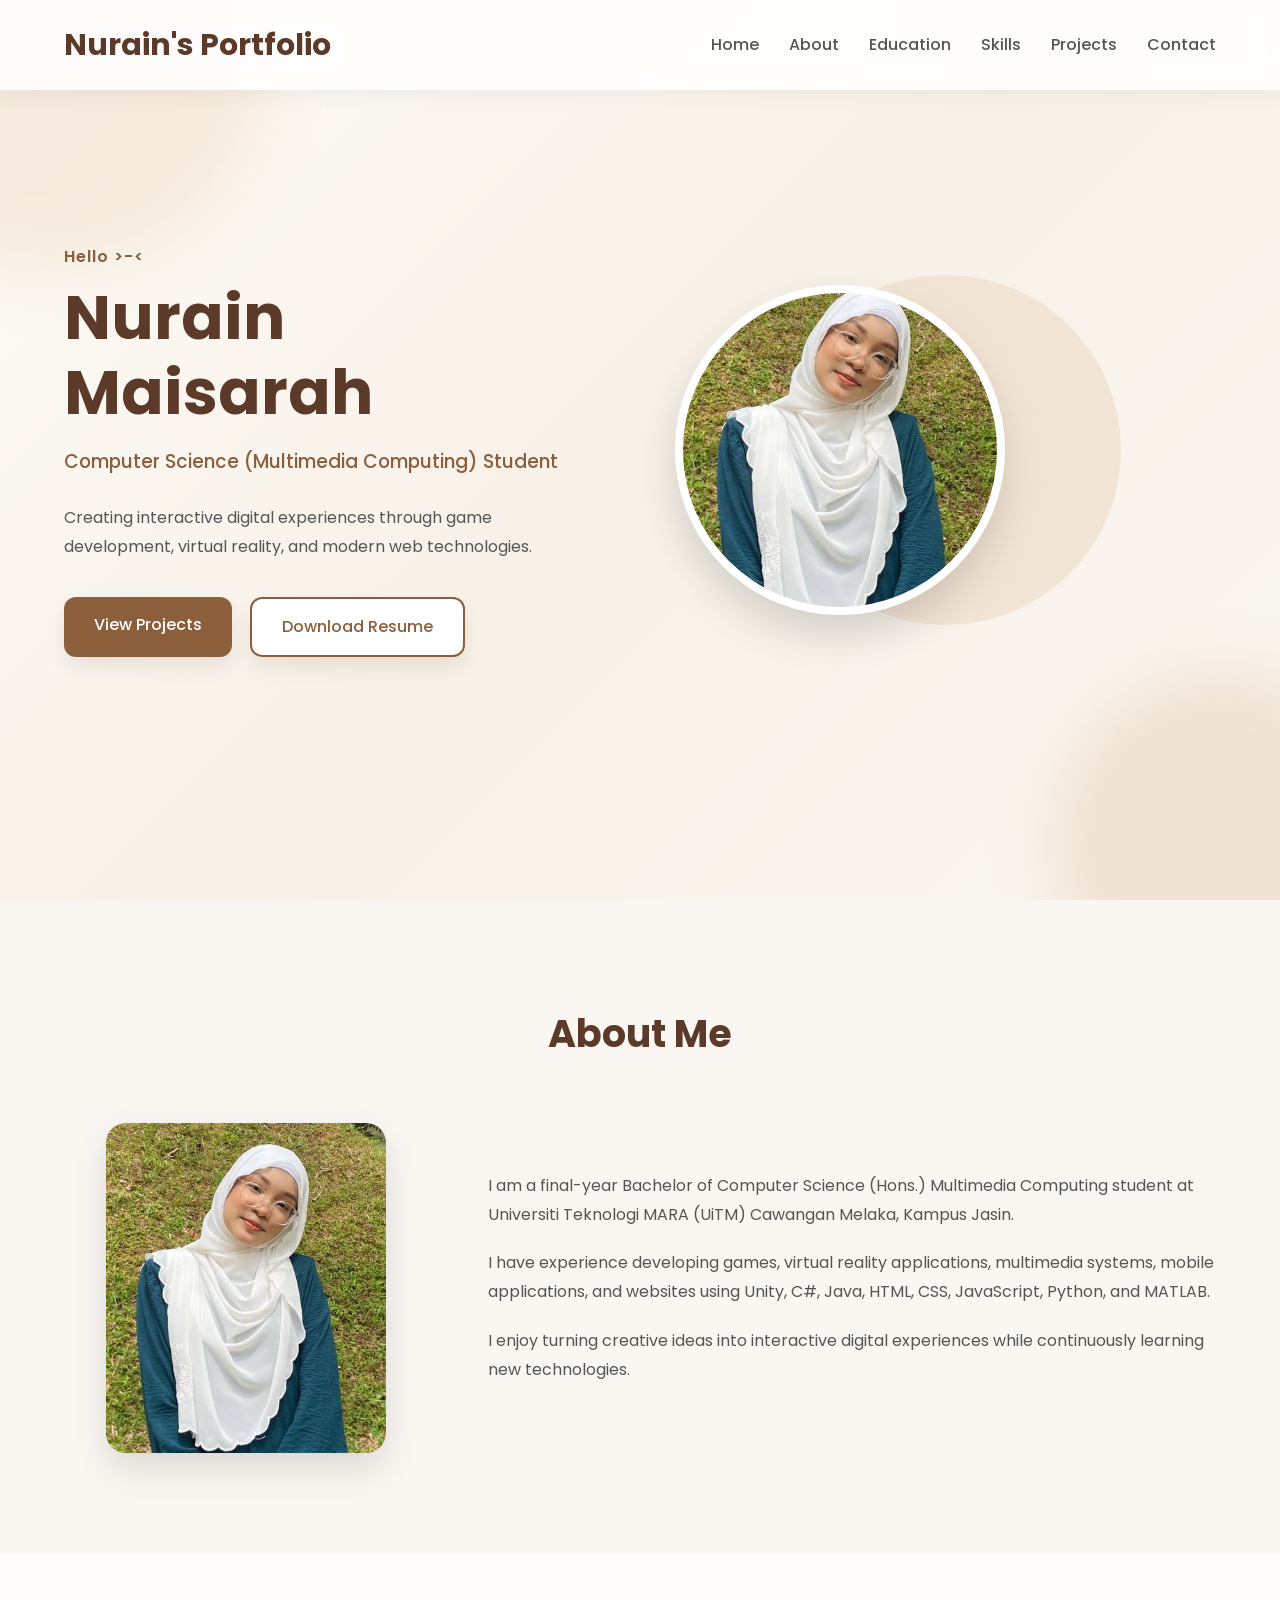
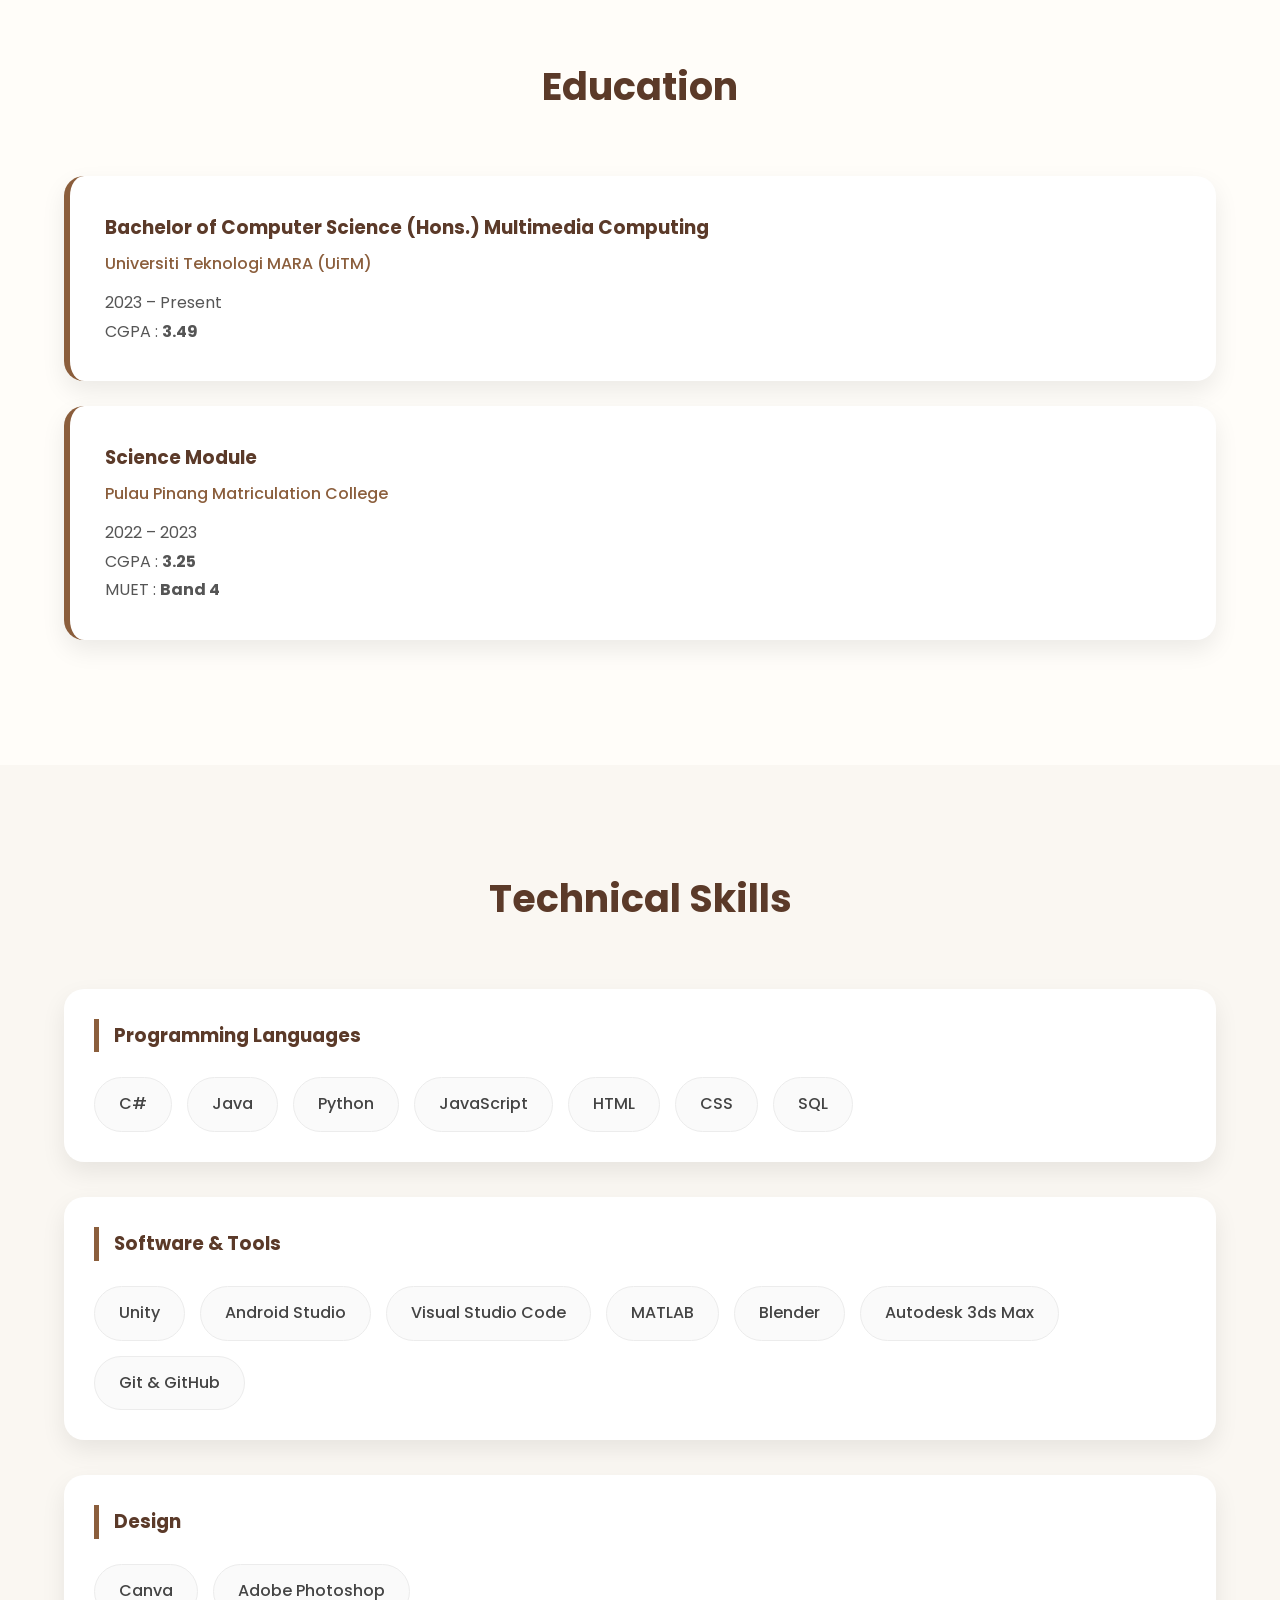
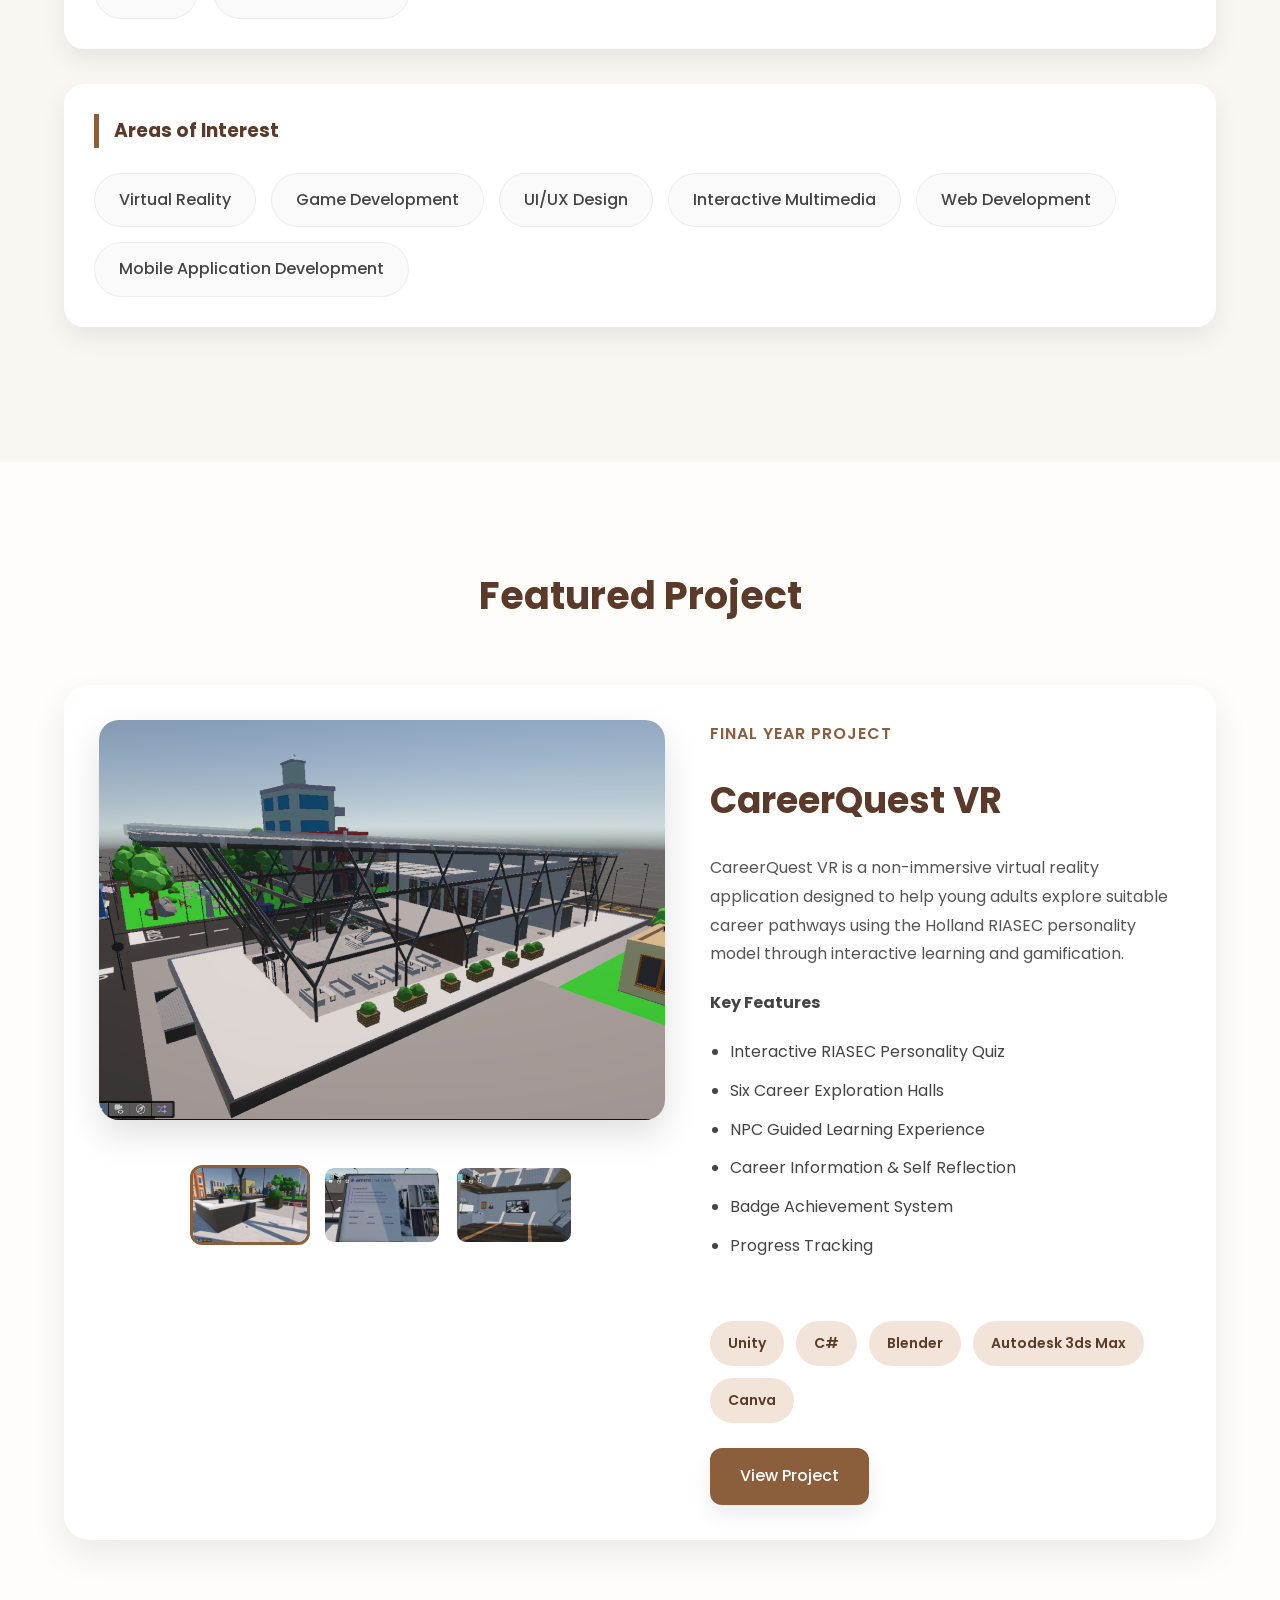
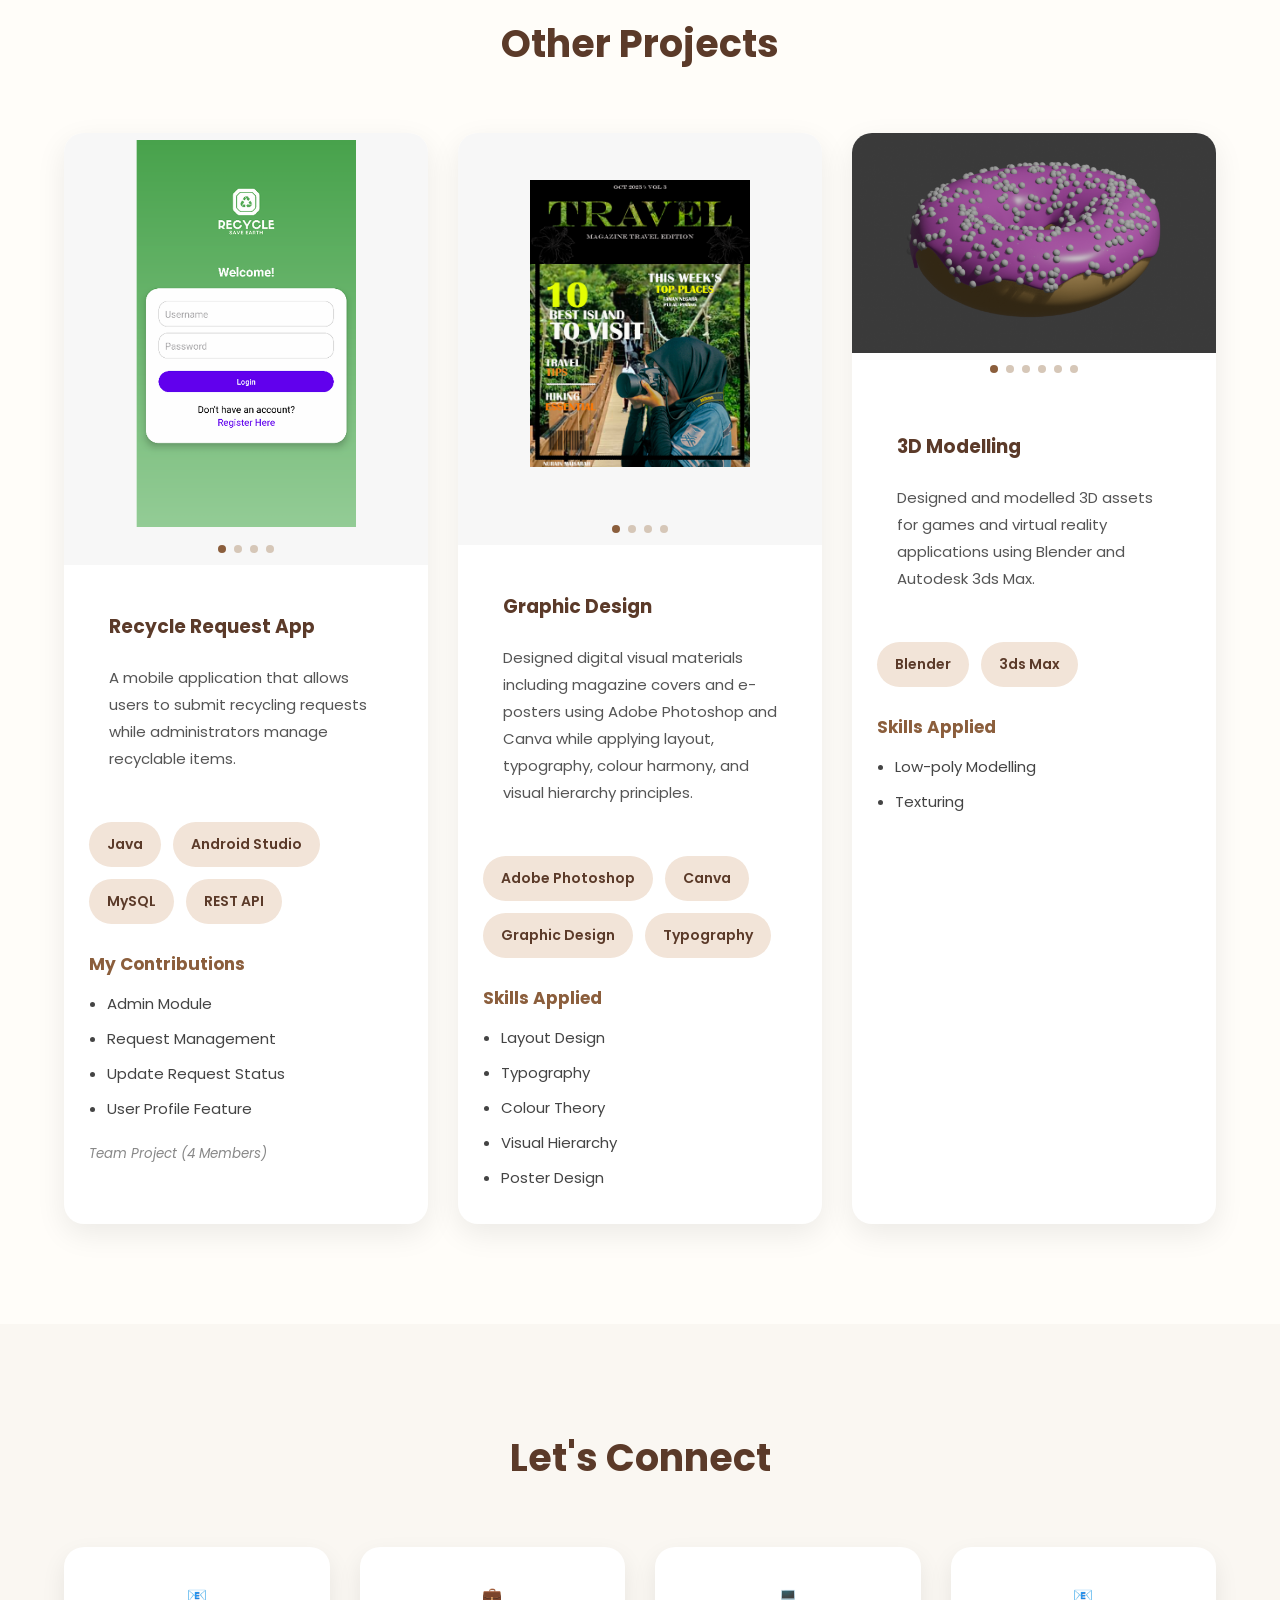
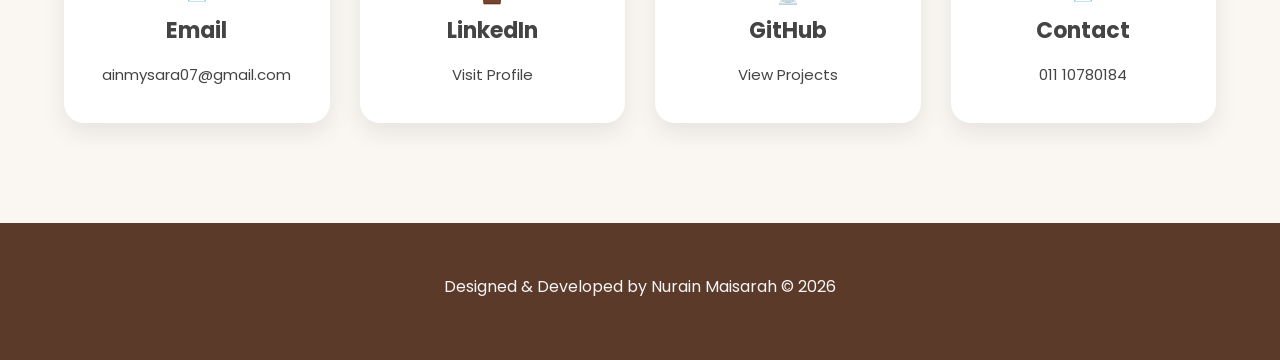
<file: index.html>
<!DOCTYPE html>
<html lang="en">

<head>

    <meta charset="UTF-8">

    <meta name="viewport"
          content="width=device-width, initial-scale=1.0">

    <title>Nurain Maisarah | Portfolio</title>

    <link rel="stylesheet" href="style.css">

</head>

<body>

<!-- ================= NAVIGATION ================= -->

<header>

    <div class="container">

        <nav>

            <h2 class="logo">Nurain's Portfolio</h2>

            <ul>

                <li><a href="#home">Home</a></li>

                <li><a href="#about">About</a></li>

                <li><a href="#education">Education</a></li>

                <li><a href="#skills">Skills</a></li>

                <li><a href="#projects">Projects</a></li>

                <li><a href="#contact">Contact</a></li>

            </ul>

        </nav>

    </div>

</header>

<!-- ================= HOME ================= -->

<section id="home" class="hero">

<div class="container hero-container">

<div class="hero-text">

<p class="greeting">

Hello >-<

</p>

<h1>

Nurain Maisarah

</h1>

<h3>

Computer Science (Multimedia Computing) Student

</h3>

<p class="intro">

Creating interactive digital experiences through
game development, virtual reality,
and modern web technologies.

</p>

<div class="hero-buttons">

<a href="#projects" class="btn">

View Projects

</a>

<a href="resume\Resume Nurain Maisarah Binti Kamarul Sham .pdf"

class="btn secondary"

target="_blank">

Download Resume

</a>

</div>

</div>

<div class="hero-image">

<img src="images/profile.jpg"
alt="Nurain">

</div>

</div>

</section>

<!-- ================= ABOUT ================= -->

<section id="about">

<div class="container">

<h2>

About Me

</h2>

<div class="about-container">

<div class="about-image">

<img src="images/profile.jpg">

</div>

<div class="about-text">

<p>

I am a final-year Bachelor of Computer Science (Hons.) Multimedia Computing student at Universiti Teknologi MARA (UiTM) Cawangan Melaka, Kampus Jasin.

</p>

<p>

I have experience developing games, virtual reality applications, multimedia systems, mobile applications, and websites using Unity, C#, Java, HTML, CSS, JavaScript, Python, and MATLAB.

</p>

<p>

I enjoy turning creative ideas into interactive digital experiences while continuously learning new technologies.

</p>

</div>

</div>

</div>

</section>

<!-- ================= EDUCATION ================= -->

<section id="education">

<div class="container">

<h2>

Education

</h2>

<div class="education-card">

<h3>

Bachelor of Computer Science (Hons.) Multimedia Computing

</h3>

<h4>

Universiti Teknologi MARA (UiTM)

</h4>

<p>

2023 – Present

</p>

<p>

CGPA : <strong>3.49</strong>

</p>

</div>

<div class="education-card">

<h3>

Science Module

</h3>

<h4>

Pulau Pinang Matriculation College

</h4>

<p>

2022 – 2023

</p>

<p>

CGPA : <strong>3.25</strong>

</p>

<p>

MUET : <strong>Band 4</strong>

</p>

</div>

</div>

</section>

<!-- ================= SKILLS ================= -->

<section id="skills">

    <div class="container">

        <h2>Technical Skills</h2>

        <!-- Programming Languages -->

        <div class="skill-category">

            <h3>Programming Languages</h3>

            <div class="skills">

                <span>C#</span>
                <span>Java</span>
                <span>Python</span>
                <span>JavaScript</span>
                <span>HTML</span>
                <span>CSS</span>
                <span>SQL</span>

            </div>

        </div>

        <!-- Software & Tools -->

        <div class="skill-category">

            <h3>Software & Tools</h3>

            <div class="skills">

                <span>Unity</span>
                <span>Android Studio</span>
                <span>Visual Studio Code</span>
                <span>MATLAB</span>
                <span>Blender</span>
                <span>Autodesk 3ds Max</span>
                <span>Git & GitHub</span>

            </div>

        </div>

        <!-- Design -->

        <div class="skill-category">

            <h3>Design</h3>

            <div class="skills">

                <span>Canva</span>
                <span>Adobe Photoshop</span>

            </div>

        </div>

        <!-- Areas of Interest -->

        <div class="skill-category">

            <h3>Areas of Interest</h3>

            <div class="skills">

                <span>Virtual Reality</span>
                <span>Game Development</span>
                <span>UI/UX Design</span>
                <span>Interactive Multimedia</span>
                <span>Web Development</span>
                <span>Mobile Application Development</span>

            </div>

        </div>

    </div>

</section>

<!-- ================= PROJECTS ================= -->

<section id="projects">

<div class="container">

<h2>

Featured Project

</h2>

<div class="featured-project">

    <!-- Left Side -->
    <div class="project-media">

        <!-- Main Image -->
        <img id="main-image"
             src="images/CareerQuest/2.png"
             alt="CareerQuest VR">

        <!-- Gallery -->
        <div class="thumbnail-container">

            <img class="thumbnail active"
                 src="images/CareerQuest/16.png"
                 alt="Screenshot 1">

            <img class="thumbnail"
                 src="images/CareerQuest/17.png"
                 alt="Screenshot 2">

            <img class="thumbnail"
                 src="images/CareerQuest/8.png"
                 alt="Screenshot 3">

        </div>

    </div>

    <!-- Right Side -->
    <div class="project-info">

        <p class="project-type">
            Final Year Project
        </p>

        <h3>CareerQuest VR</h3>

        <p>

            CareerQuest VR is a non-immersive virtual reality application
            designed to help young adults explore suitable career pathways
            using the Holland RIASEC personality model through interactive
            learning and gamification.

        </p>

        <h4>Key Features</h4>

        <ul class="feature-list">

            <li>Interactive RIASEC Personality Quiz</li>

            <li>Six Career Exploration Halls</li>

            <li>NPC Guided Learning Experience</li>

            <li>Career Information & Self Reflection</li>

            <li>Badge Achievement System</li>

            <li>Progress Tracking</li>

        </ul>

        <div class="project-tags">

            <span>Unity</span>

            <span>C#</span>

            <span>Blender</span>

            <span>Autodesk 3ds Max</span>

            <span>Canva</span>

        </div>

        <div class="project-buttons">

            <a href="careerquest-vr.html"
               class="btn">

                View Project

            </a>

        </div>

    </div>

</div>

<h2 class="other-title">

Other Projects

</h2>

<div class="project-grid">

<div class="project-card mobile-project">

    <div class="project-slider">

        <img class="slider-image"

            src="images/recycle1.png"

            data-images='[
                "images/recycle1.png",
                "images/recycle2.png",
                "images/recycle3.png",
                "images/recycle4.png"
            ]'>

    <div class="slider-dots">

        <span class="active"></span>
        <span></span>
        <span></span>
        <span></span>

    </div>

    </div>

    <div class="project-content">

        <h3>

            Recycle Request App

        </h3>

        <p>

            A mobile application that allows users
            to submit recycling requests while
            administrators manage recyclable items.

        </p>

        <div class="project-tags">

            <span>Java</span>

            <span>Android Studio</span>

            <span>MySQL</span>

            <span>REST API</span>

        </div>

        <h4>

            My Contributions

        </h4>

        <ul class="mini-feature-list">

            <li>Admin Module</li>

            <li>Request Management</li>

            <li>Update Request Status</li>

            <li>User Profile Feature</li>

        </ul>

        <small>

            Team Project (4 Members)

        </small>

    </div>

</div>

<div class="project-card portrait-project">

    <div class="project-slider">

        <img class="slider-image"

             src="images/Magazine1.png"

             data-images='[
                "images/Magazine1.png",
                "images/Magazine2.png",
                "images/Magazine3.png",
                "images/E-Poster.png"
             ]'>

        <div class="slider-dots">

            <span class="active"></span>
             <span></span>
            <span></span>
             <span></span>
        </div>

    </div>

    <div class="project-content">

        <h3>Graphic Design</h3>

        <p>
            Designed digital visual materials including
            magazine covers and e-posters using
            Adobe Photoshop and Canva while applying
            layout, typography, colour harmony,
            and visual hierarchy principles.
        </p>

        <div class="project-tags">

            <span>Adobe Photoshop</span>

            <span>Canva</span>

            <span>Graphic Design</span>

            <span>Typography</span>

        </div>

        <h4>

            Skills Applied

        </h4>

        <ul class="mini-feature-list">

            <li>Layout Design</li>

            <li>Typography</li>

            <li>Colour Theory</li>

            <li>Visual Hierarchy</li>

            <li>Poster Design</li>

        </ul>

    </div>

</div>

<div class="project-card">

    <div class="project-slider">

        <img class="slider-image"

             src="images/model1.png"

             data-images='[
                "images/model1.png",
                "images/model2.png",
                "images/model3.png",
                "images/model4.png",
                "images/model5.png",
                "images/model6.png"
             ]'>

        <div class="slider-dots">

            <span class="active"></span>
            <span></span>
            <span></span>
            <span></span>
            <span></span>
            <span></span>

        </div>

    </div>

    <div class="project-content">

        <h3>

            3D Modelling

        </h3>

        <p>

            Designed and modelled 3D assets for games and
            virtual reality applications using Blender and
            Autodesk 3ds Max.

        </p>

        <div class="project-tags">

            <span>Blender</span>

            <span>3ds Max</span>

        </div>

        <h4>

            Skills Applied

        </h4>

        <ul class="mini-feature-list">

            <li>Low-poly Modelling</li>

            <li>Texturing</li>

        </ul>

    </div>

</div>

    

</div>

</section>

<!-- ================= CONTACT ================= -->

<section id="contact">

<div class="container">

<h2>

Let's Connect

</h2>

<div class="contact-container">

<a href="mailto:ainmysara07@gmail.com"
class="contact-card">

    📧

    <h3>
        Email
    </h3>

    <p>
        ainmysara07@gmail.com
    </p>
</a>

<a href="https://www.linkedin.com/in/nurain-maisarah-a343512a7/"

target="_blank"

class="contact-card">

💼

<h3>

LinkedIn

</h3>

<p>

Visit Profile

</p>

</a>

<a href="https://github.com/AinMysara07"

target="_blank"

class="contact-card">

💻

<h3>

GitHub

</h3>

<p>

View Projects

</p>

</a>

<a href=" "
class="contact-card">

    📧

    <h3>
        Contact
    </h3>

    <p>
        011 10780184
    </p>
</a>

</div>

</div>

</section>

<footer>

<p>

Designed & Developed by Nurain Maisarah © 2026

</p>

</footer>

<script src="script.js"></script>

</body>

</html>
</file>
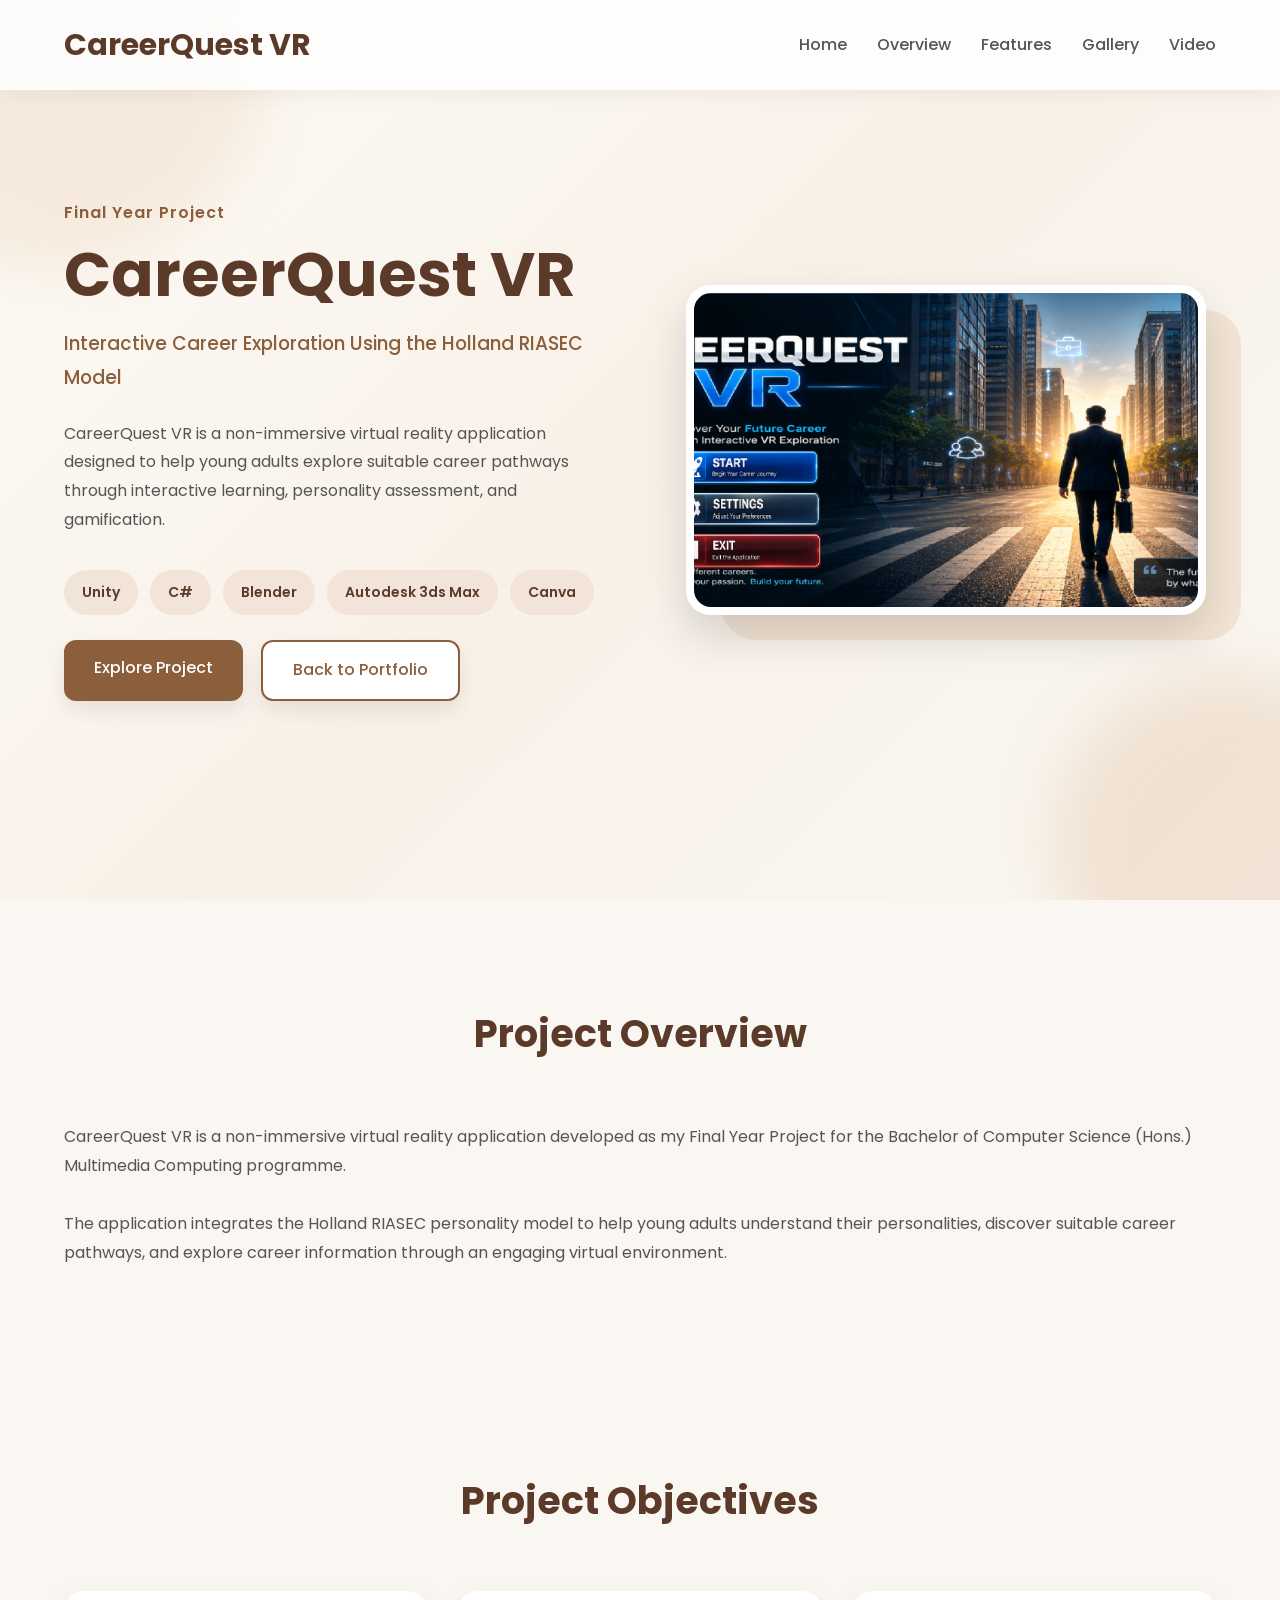
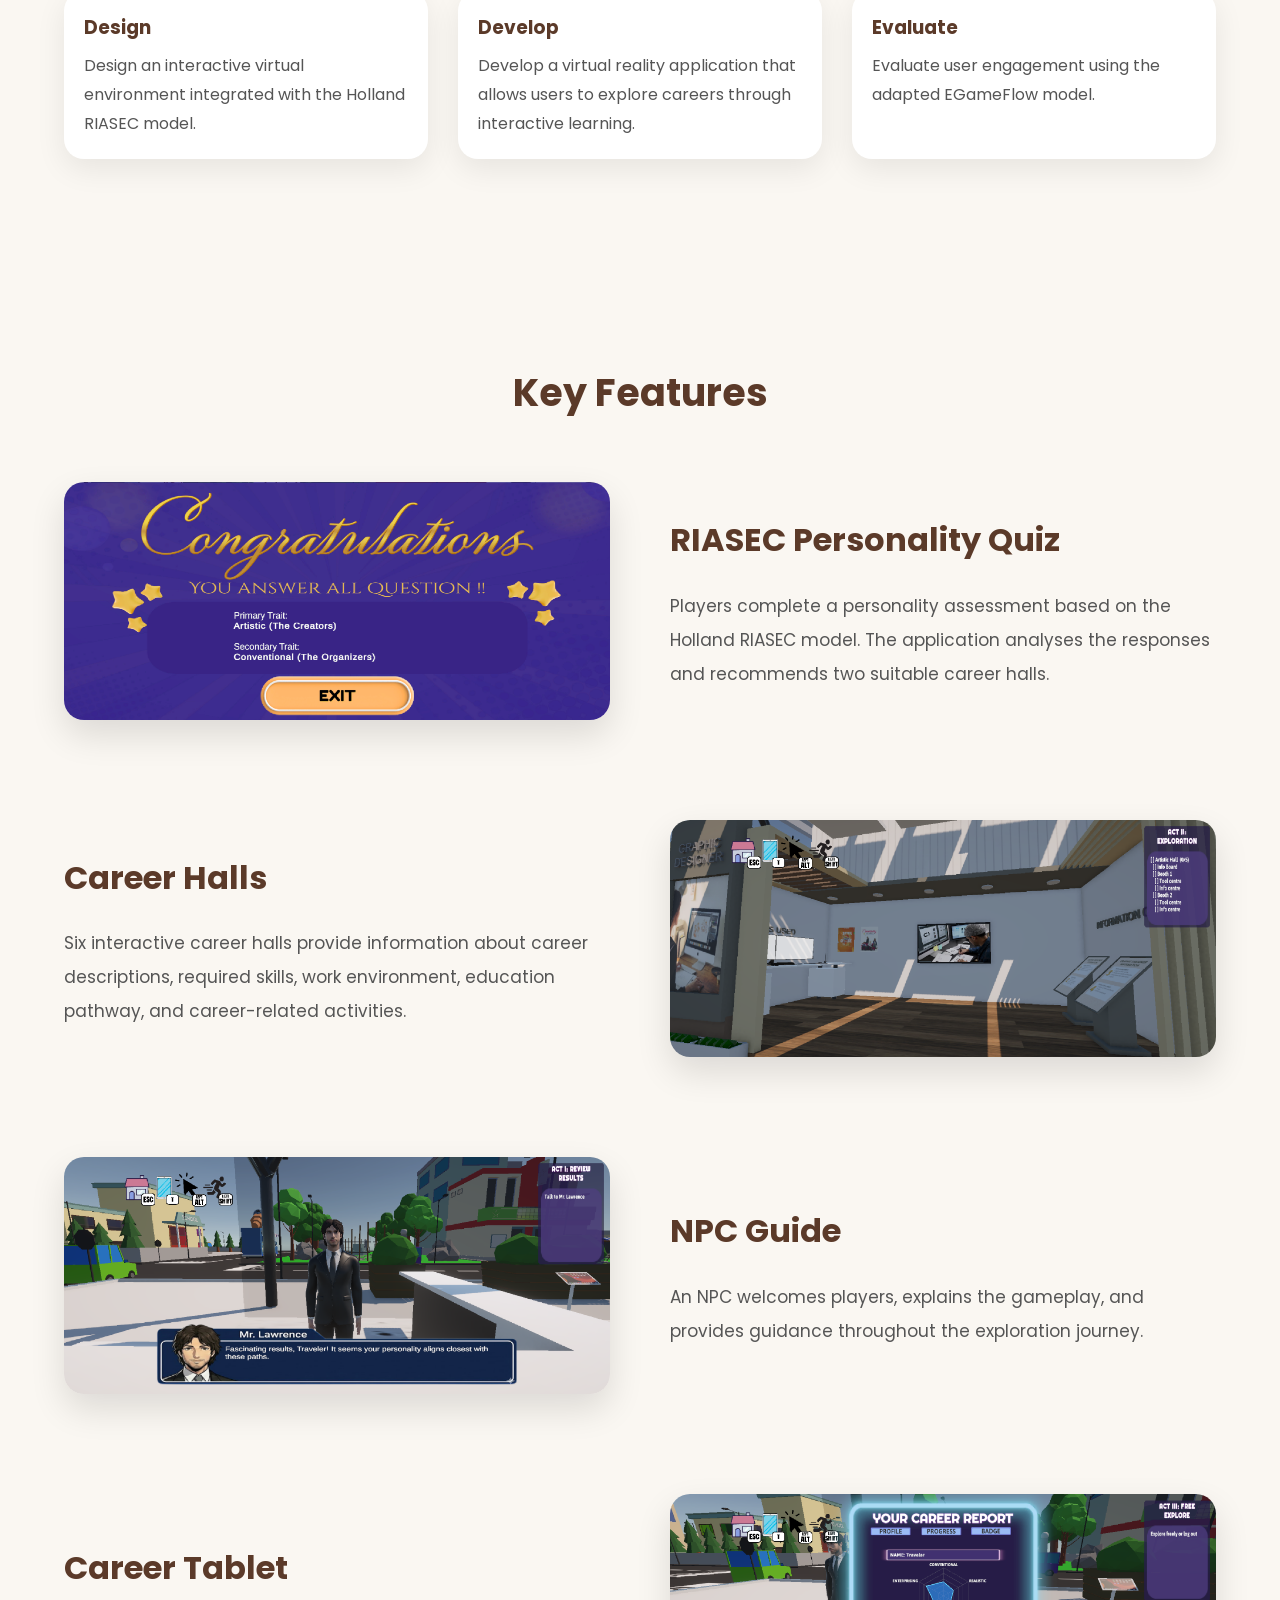
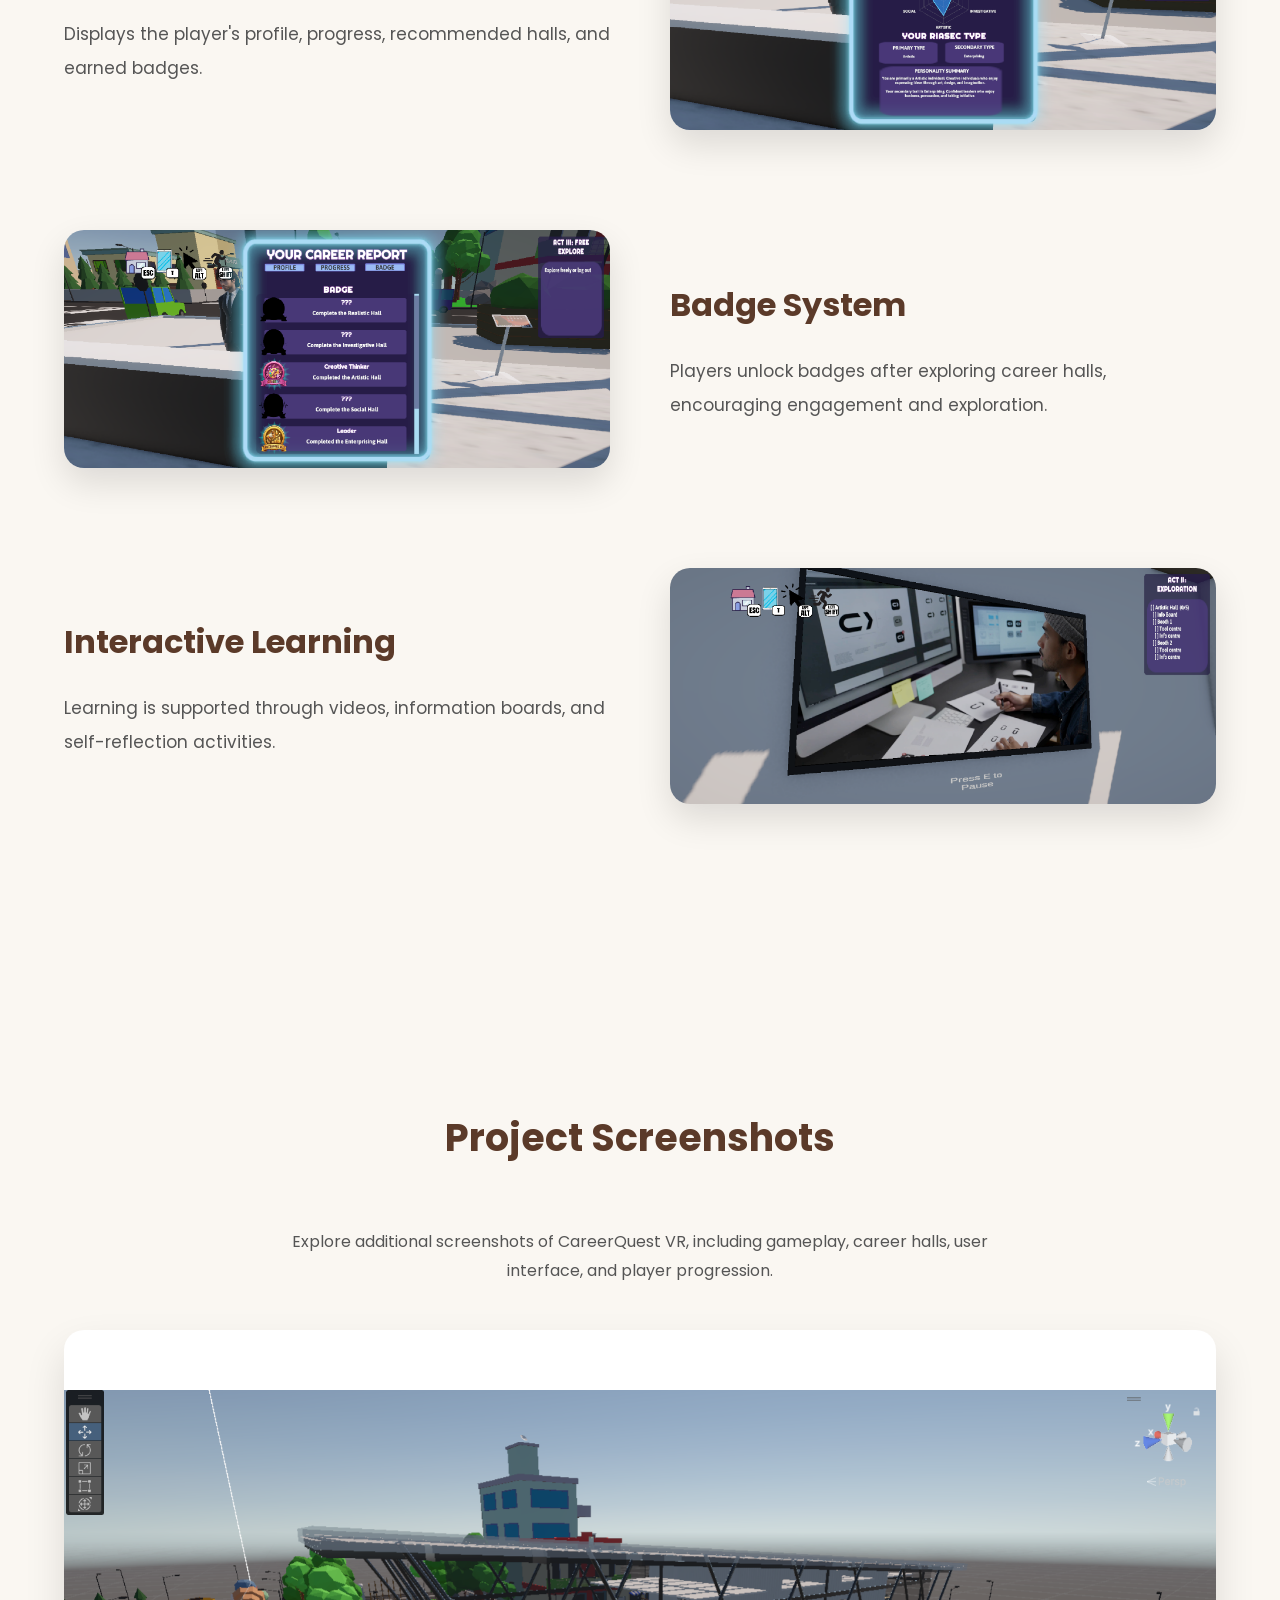
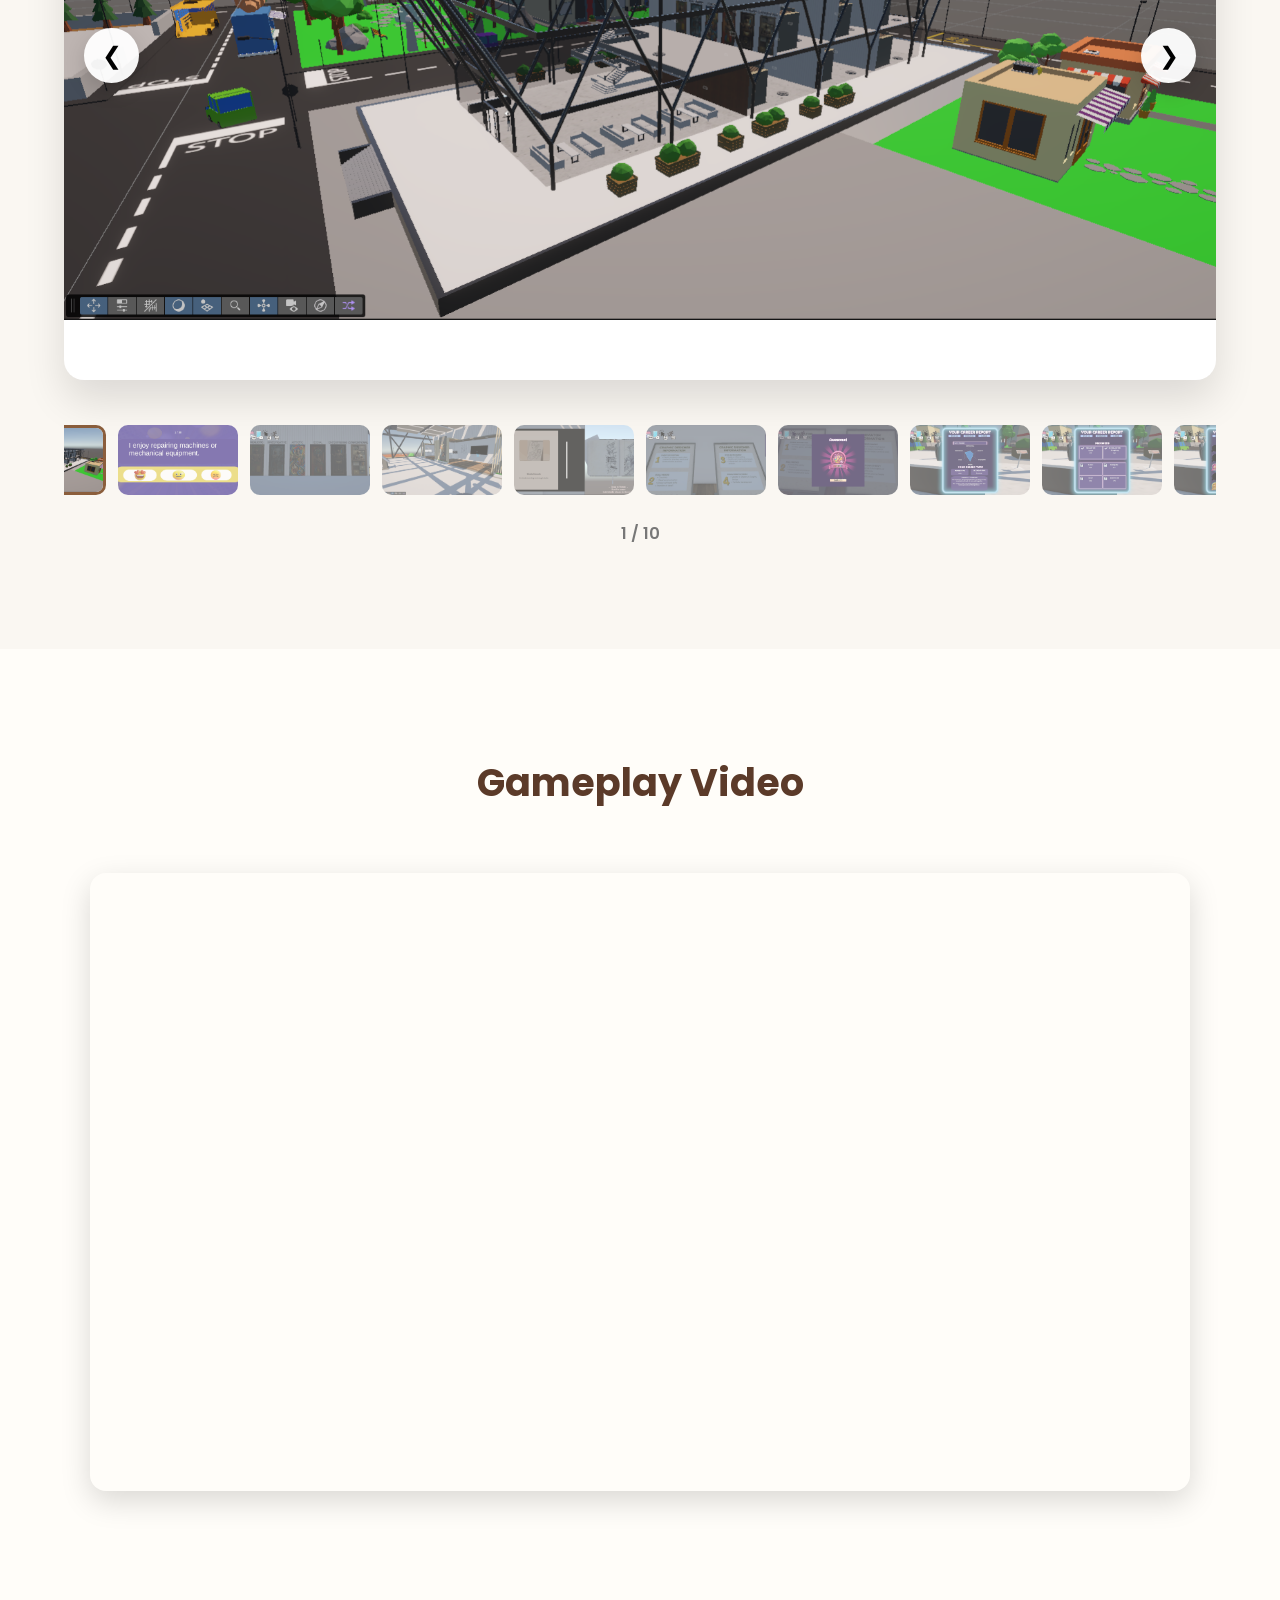
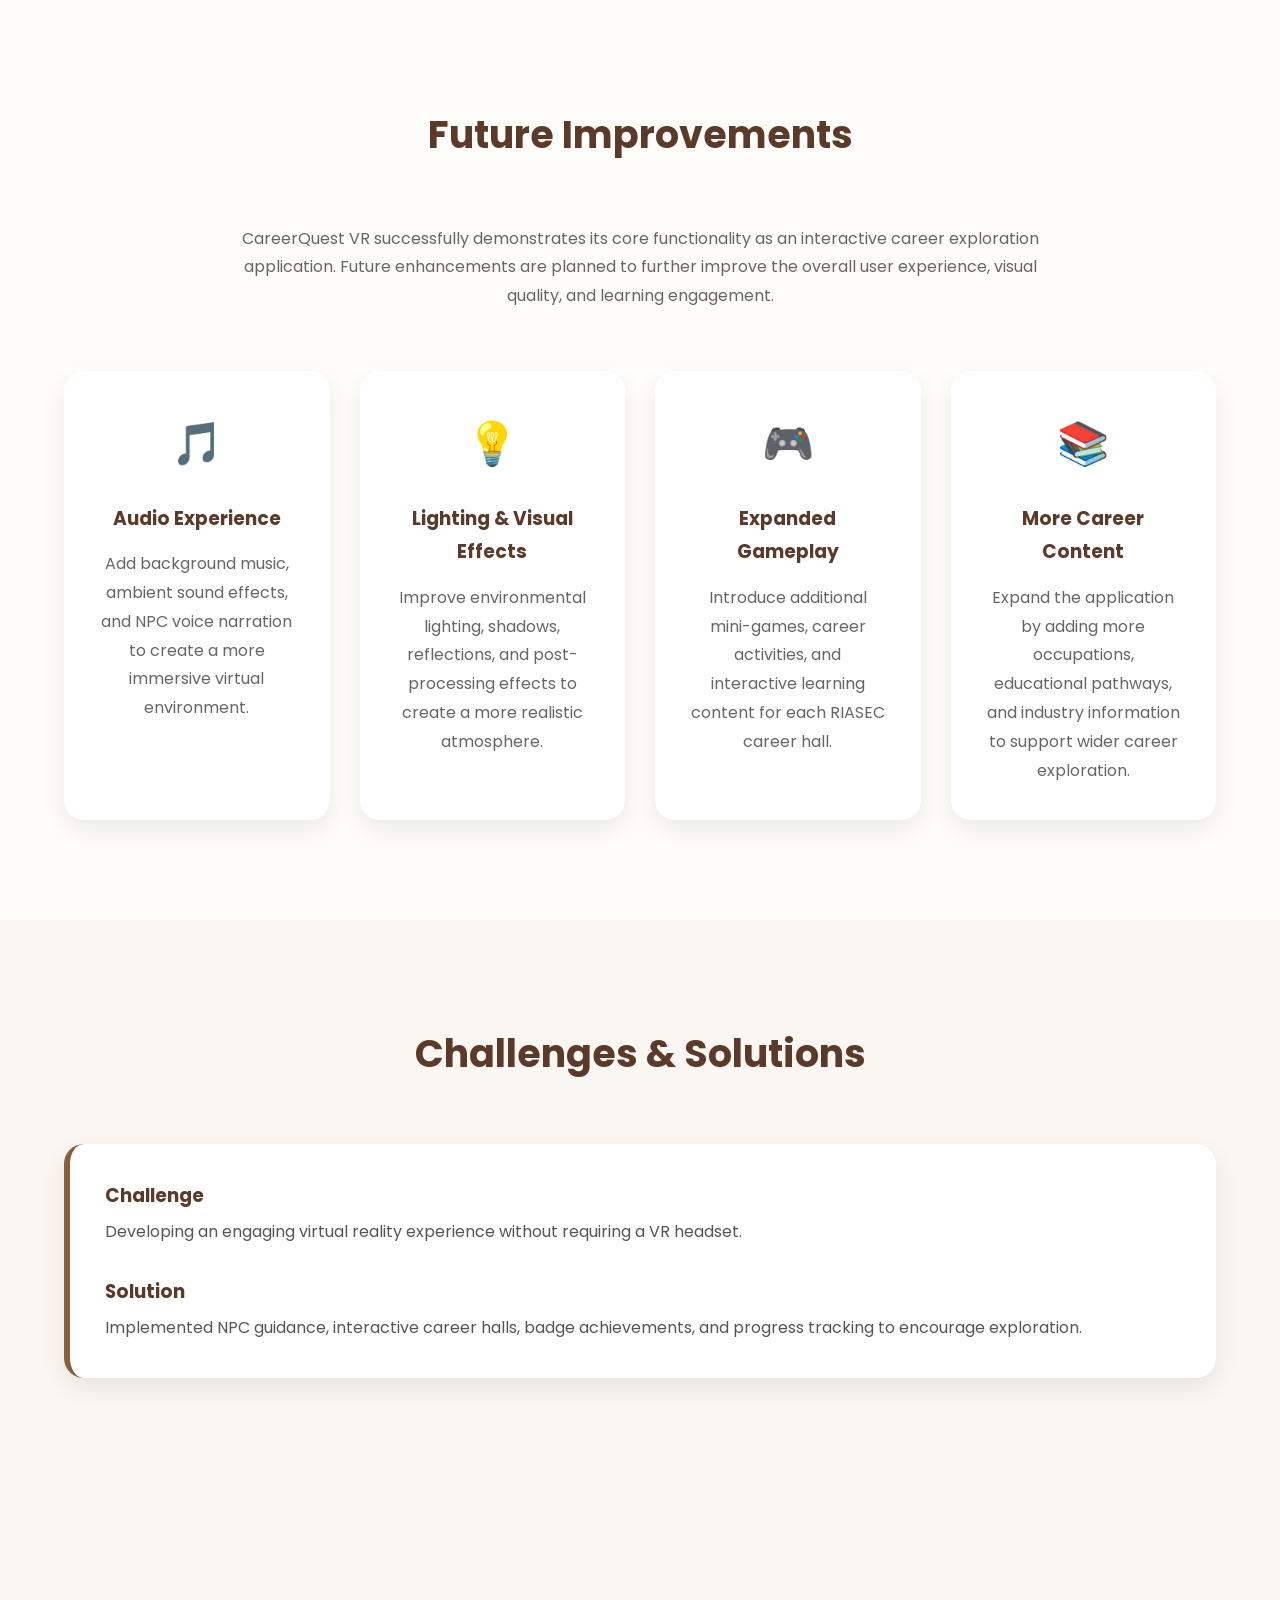
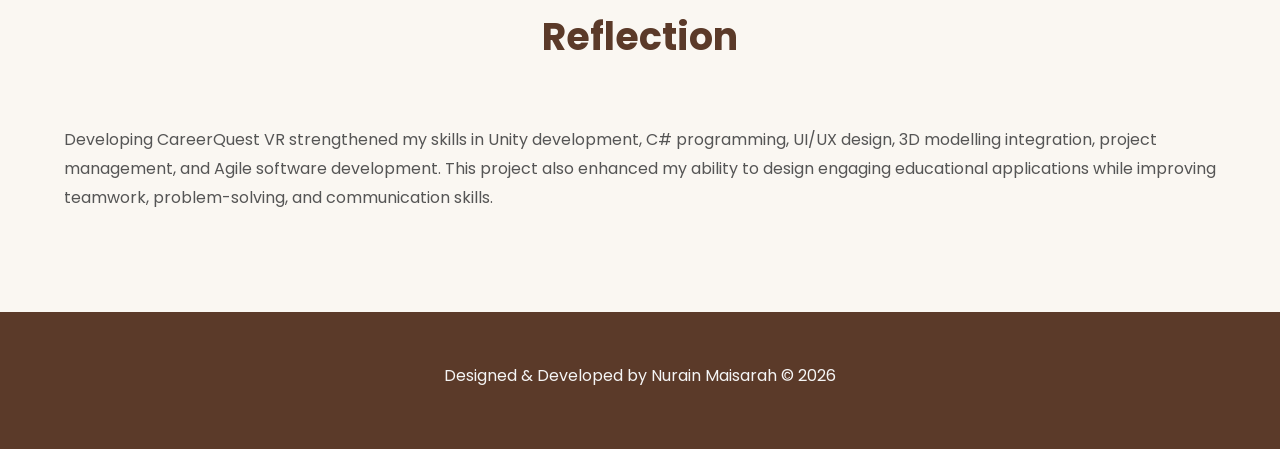
<file: careerquest-vr.html>
<!DOCTYPE html>
<html lang="en">

<head>

    <meta charset="UTF-8">

    <meta name="viewport"
          content="width=device-width, initial-scale=1.0">

    <title>CareerQuest VR | Nurain Maisarah</title>

    <link rel="stylesheet"
          href="style.css">

</head>

<body>

<!-- ================= HEADER ================= -->

<header>

    <div class="container">

        <nav>

            <h2 class="logo">

                CareerQuest VR

            </h2>

            <ul>

                <li><a href="index.html">Home</a></li>

                <li><a href="#overview">Overview</a></li>

                <li><a href="#features">Features</a></li>

                <li><a href="#gallery">Gallery</a></li>

                <li><a href="#video">Video</a></li>

            </ul>

        </nav>

    </div>

</header>

<!-- ================= HERO ================= -->

<section class="hero">

<div class="container hero-container">

<div class="hero-text">

<p class="greeting">

Final Year Project

</p>

<h1>

CareerQuest VR

</h1>

<h3>

Interactive Career Exploration
Using the Holland RIASEC Model

</h3>

<p class="intro">

CareerQuest VR is a non-immersive virtual reality application
designed to help young adults explore suitable career pathways
through interactive learning, personality assessment,
and gamification.

</p>

<div class="project-tags">

<span>Unity</span>

<span>C#</span>

<span>Blender</span>

<span>Autodesk 3ds Max</span>

<span>Canva</span>

</div>

<div class="hero-buttons">

<a href="#overview"
class="btn">

Explore Project

</a>

<a href="index.html"
class="btn secondary">

Back to Portfolio

</a>

</div>

</div>

<div class="project-hero-image">

<img src="images/CareerQuest/1.png"
alt="CareerQuest VR">

</div>

</div>

</section>

<!-- ================= OVERVIEW ================= -->

<section id="overview">

<div class="container">

<h2>

Project Overview

</h2>

<p>

CareerQuest VR is a non-immersive virtual reality application
developed as my Final Year Project for the Bachelor of Computer
Science (Hons.) Multimedia Computing programme.

</p>

<br>

<p>

The application integrates the Holland RIASEC personality model
to help young adults understand their personalities,
discover suitable career pathways, and explore career information
through an engaging virtual environment.

</p>

</div>

</section>

<!-- ================= OBJECTIVES ================= -->

<section>

<div class="container">

<h2>

Project Objectives

</h2>

<div class="project-grid">

<div class="project-card">

<h3>

Design

</h3>

<p>

Design an interactive virtual environment
integrated with the Holland RIASEC model.

</p>

</div>

<div class="project-card">

<h3>

Develop

</h3>

<p>

Develop a virtual reality application
that allows users to explore careers
through interactive learning.

</p>

</div>

<div class="project-card">

<h3>

Evaluate

</h3>

<p>

Evaluate user engagement using
the adapted EGameFlow model.

</p>

</div>

</div>

</div>

</section>

<!-- ================= FEATURES ================= -->

<section id="features">

<div class="container">

<h2>

Key Features

</h2>

<!-- Feature 1 -->

<div class="feature-section">

    <div class="feature-image">

        <img src="images/CareerQuest/5.png"
             alt="RIASEC Quiz">

    </div>

    <div class="feature-text">

        <h3>RIASEC Personality Quiz</h3>

        <p>

            Players complete a personality assessment
            based on the Holland RIASEC model.
            The application analyses the responses
            and recommends two suitable career halls.

        </p>

    </div>

</div>

<!-- Feature 2 -->

<div class="feature-section reverse">

    <div class="feature-image">

        <img src="images/CareerQuest/8.png">

    </div>

    <div class="feature-text">

        <h3>Career Halls</h3>

        <p>

            Six interactive career halls provide
            information about career descriptions,
            required skills,
            work environment,
            education pathway,
            and career-related activities.

        </p>

    </div>

</div>

<!-- Feature 3 -->

<div class="feature-section">

    <div class="feature-image">

        <img src="images/CareerQuest/3.png">

    </div>

    <div class="feature-text">

        <h3>NPC Guide</h3>

        <p>

            An NPC welcomes players,
            explains the gameplay,
            and provides guidance
            throughout the exploration journey.

        </p>

    </div>

</div>

<!-- Feature 4 -->

<div class="feature-section reverse">

    <div class="feature-image">

        <img src="images/CareerQuest/13.png">

    </div>

    <div class="feature-text">

        <h3>Career Tablet</h3>

        <p>

            Displays the player's profile,
            progress,
            recommended halls,
            and earned badges.

        </p>

    </div>

</div>

<!-- Feature 5 -->

<div class="feature-section">

    <div class="feature-image">

        <img src="images/CareerQuest/15.png">

    </div>

    <div class="feature-text">

        <h3>Badge System</h3>

        <p>

            Players unlock badges after
            exploring career halls,
            encouraging engagement
            and exploration.

        </p>

    </div>

</div>

<!-- Feature 6 -->

<div class="feature-section reverse">

    <div class="feature-image">

        <img src="images/CareerQuest/10.png">

    </div>

    <div class="feature-text">

        <h3>Interactive Learning</h3>

        <p>

            Learning is supported through
            videos,
            information boards,
            and self-reflection activities.

        </p>

    </div>

</div>

</div>

</section>

<!-- ================= GALLERY ================= -->

<section id="gallery">

<div class="container">

<h2>

Project Screenshots

</h2>

<p class="gallery-description">

Explore additional screenshots of CareerQuest VR,
including gameplay, career halls, user interface,
and player progression.

</p>

<div class="gallery-viewer">

    <button class="gallery-nav" id="prevGallery">

        &#10094;

    </button>

    <img id="gallery-main"

         src="images/CareerQuest/2.png"

         alt="CareerQuest Screenshot">

    <button class="gallery-nav" id="nextGallery">

        &#10095;

    </button>

</div>

<div class="thumbnail-container">

    <img class="gallery-thumb active"
         src="images/CareerQuest/2.png">

    <img class="gallery-thumb"
         src="images/CareerQuest/4.png">

    <img class="gallery-thumb"
         src="images/CareerQuest/6.png">

    <img class="gallery-thumb"
         src="images/CareerQuest/7.png">

    <img class="gallery-thumb"
         src="images/CareerQuest/9.png">

    <img class="gallery-thumb"
         src="images/CareerQuest/11.png">

    <img class="gallery-thumb"
         src="images/CareerQuest/12.png">

    <img class="gallery-thumb"
         src="images/CareerQuest/13.png">

    <img class="gallery-thumb"
         src="images/CareerQuest/14.png">

    <img class="gallery-thumb"
         src="images/CareerQuest/15.png">     

</div>

<p class="gallery-counter">

<span id="current-image">

1

</span>

/

10

</p>

</div>

</section>

<!-- ================= VIDEO ================= -->

<section id="video">

    <div class="video-wrapper">

        <h2>Gameplay Video</h2>

        <div class="video-container">

            <iframe
                src="https://www.youtube.com/embed/-G7_QYEAm-E"
                title="CareerQuest VR Gameplay"
                allow="accelerometer; autoplay; clipboard-write; encrypted-media; gyroscope; picture-in-picture; web-share"
                allowfullscreen>
            </iframe>

        </div>

    </div>

</section>

<!-- ==========================================
     FUTURE IMPROVEMENTS
========================================== -->

<section id="future">

    <div class="container">

        <h2>Future Improvements</h2>

        <p class="future-intro">

            CareerQuest VR successfully demonstrates its core functionality
            as an interactive career exploration application. Future
            enhancements are planned to further improve the overall user
            experience, visual quality, and learning engagement.

        </p>

        <div class="future-grid">

            <div class="future-card">

                <div class="future-icon">🎵</div>

                <h3>Audio Experience</h3>

                <p>

                    Add background music, ambient sound effects,
                    and NPC voice narration to create a more
                    immersive virtual environment.

                </p>

            </div>

            <div class="future-card">

                <div class="future-icon">💡</div>

                <h3>Lighting & Visual Effects</h3>

                <p>

                    Improve environmental lighting,
                    shadows, reflections,
                    and post-processing effects
                    to create a more realistic atmosphere.

                </p>

            </div>

            <div class="future-card">

                <div class="future-icon">🎮</div>

                <h3>Expanded Gameplay</h3>

                <p>

                    Introduce additional mini-games,
                    career activities,
                    and interactive learning content
                    for each RIASEC career hall.

                </p>

            </div>

            <div class="future-card">

                <div class="future-icon">📚</div>

                <h3>More Career Content</h3>

                <p>

                    Expand the application by adding
                    more occupations,
                    educational pathways,
                    and industry information
                    to support wider career exploration.

                </p>

            </div>

        </div>

    </div>

</section>

<!-- ================= CHALLENGES ================= -->

<section>

<div class="container">

<h2>

Challenges & Solutions

</h2>

<div class="education-card">

<h3>

Challenge

</h3>

<p>

Developing an engaging virtual reality
experience without requiring a VR headset.

</p>

<br>

<h3>

Solution

</h3>

<p>

Implemented NPC guidance,
interactive career halls,
badge achievements,
and progress tracking
to encourage exploration.

</p>

</div>

</div>

</section>

<!-- ================= REFLECTION ================= -->

<section>

<div class="container">

<h2>

Reflection

</h2>

<p>

Developing CareerQuest VR strengthened my
skills in Unity development, C# programming,
UI/UX design, 3D modelling integration,
project management, and Agile software
development. This project also enhanced
my ability to design engaging educational
applications while improving teamwork,
problem-solving, and communication skills.

</p>

</div>

</section>

<!-- ================= FOOTER ================= -->

<footer>

<p>

Designed & Developed by Nurain Maisarah © 2026

</p>

</footer>

<script src="script.js"></script>

</body>

</html>
</file>
<file: style.css>
/* =====================================================
   GOOGLE FONT
===================================================== */

@import url('https://fonts.googleapis.com/css2?family=Poppins:wght@300;400;500;600;700&display=swap');

/* =====================================================
   RESET
===================================================== */

*{
    margin:0;
    padding:0;
    box-sizing:border-box;
    scroll-behavior:smooth;
    font-family:'Poppins',sans-serif;
}

html{

    scroll-padding-top:90px;

}

body{

    background:#FAF7F2;

    color:#444;

    line-height:1.8;

    overflow-x:hidden;

}

/* =====================================================
   CONTAINER
===================================================== */

.container{

    width:90%;

    max-width:1200px;

    margin:auto;

}

/* =====================================================
   COMMON
===================================================== */

section{

    padding:100px 0;

}

section h2{

    text-align:center;

    color:#5B3A29;

    font-size:38px;

    margin-bottom:55px;

    font-weight:700;

}

p{

    color:#555;

}

img{

    max-width:100%;

    display:block;

}

/* =====================================================
   HEADER
===================================================== */

header{

    position:fixed;

    top:0;

    left:0;

    width:100%;

    z-index:999;

    background:rgba(255,255,255,.85);

    backdrop-filter:blur(12px);

    box-shadow:0 5px 20px rgba(0,0,0,.05);

}

nav{

    display:flex;

    justify-content:space-between;

    align-items:center;

    padding:18px 0;

}

.logo{

    color:#5B3A29;

    font-size:30px;

    font-weight:700;

}

nav ul{

    display:flex;

    list-style:none;

    gap:30px;

}

nav ul li{

    list-style:none;

}

nav ul li a{

    text-decoration:none;

    color:#555;

    font-weight:500;

    transition:.3s;

    position:relative;

}

nav ul li a::after{

    content:"";

    position:absolute;

    left:0;

    bottom:-5px;

    width:0;

    height:2px;

    background:#8B5E3C;

    transition:.3s;

}

nav ul li a:hover{

    color:#8B5E3C;

}

nav ul li a:hover::after{

    width:100%;

}

/* =====================================================
   BUTTONS
===================================================== */

.btn{

    display:inline-block;

    padding:14px 30px;

    border-radius:12px;

    text-decoration:none;

    background:#8B5E3C;

    color:white;

    font-weight:500;

    transition:.3s;

    box-shadow:0 10px 20px rgba(0,0,0,.08);

}

.btn:hover{

    transform:translateY(-5px);

}

.btn.secondary{

    background:white;

    color:#8B5E3C;

    border:2px solid #8B5E3C;

}

.btn.secondary:hover{

    background:#8B5E3C;

    color:white;

}

/* =====================================================
   HERO
===================================================== */

.hero{

    min-height:100vh;

    display:flex;

    align-items:center;

    position:relative;

    overflow:hidden;

    background:linear-gradient(
        135deg,
        #FDFBF7,
        #F8F1E8,
        #FAF7F2);

}

/* Decorative Blob */

.hero::before{

    content:"";

    position:absolute;

    width:450px;

    height:450px;

    background:#F0DDC7;

    border-radius:50%;

    top:-180px;

    left:-180px;

    opacity:.5;

    filter:blur(30px);

}

.hero::after{

    content:"";

    position:absolute;

    width:350px;

    height:350px;

    background:#E6CDB2;

    border-radius:50%;

    bottom:-120px;

    right:-120px;

    opacity:.45;

    filter:blur(30px);

}

.hero-container{

    display:flex;

    justify-content:space-between;

    align-items:center;

    gap:70px;

    position:relative;

    z-index:2;

}

.hero-text{

    flex:1;

}

.greeting{

    color:#8B5E3C;

    font-weight:600;

    margin-bottom:10px;

    letter-spacing:1px;

}

.hero-text h1{

    font-size:62px;

    color:#5B3A29;

    line-height:1.2;

    margin-bottom:15px;

}

.hero-text h3{

    color:#8B5E3C;

    font-weight:500;

    margin-bottom:25px;

}

.intro{

    max-width:520px;

    margin-bottom:35px;

}

.hero-buttons{

    display:flex;

    gap:18px;

    flex-wrap:wrap;

}

/* =====================================================
   HERO IMAGE (Portfolio)
===================================================== */

.hero-image{

    flex:1;
    text-align:center;
    position:relative;

}

.hero-image::before{

    content:"";

    position:absolute;

    width:350px;
    height:350px;

    background:#F3E5D5;

    border-radius:50%;

    top:50%;
    left:50%;

    transform:translate(-50%,-50%);

    z-index:-1;

}

.hero-image img{

    width:330px;
    height:330px;

    object-fit:cover;

    border-radius:50%;

    border:8px solid white;

    box-shadow:0 20px 40px rgba(0,0,0,.15);

}

/* =====================================================
   PROJECT HERO IMAGE (CareerQuest)
===================================================== */

.project-hero-image{

    flex:1;
    position:relative;
    display:flex;
    justify-content:center;
    align-items:center;

}

.project-hero-image::before{

    content:"";

    position:absolute;

    width:520px;
    height:330px;

    background:#F3E5D5;

    border-radius:35px;

    transform:translate(35px,25px);

    z-index:-1;

}

.project-hero-image img{

    width:520px;
    height:330px;

    object-fit:cover;

    border-radius:25px;

    border:8px solid white;

    box-shadow:0 20px 45px rgba(0,0,0,.15);

}

/* =====================================================
   PROJECT HERO
===================================================== */

.project-hero{

    min-height:85vh;

}

.project-hero .hero-image img{

    width:520px;

    height:auto;

    border-radius:25px;

    border:none;

}

/* =====================================================
   ABOUT
===================================================== */

.about-container{

    display:flex;

    align-items:center;

    gap:60px;

}

.about-image{

    flex:1;

    display:flex;

    justify-content:center;

}

.about-image img{

    width:280px;

    border-radius:20px;

    box-shadow:0 15px 35px rgba(0,0,0,.12);

}

.about-text{

    flex:2;

}

.about-text p{

    margin-bottom:20px;

}

/* =====================================================
   EDUCATION
===================================================== */

#education{

    background:#FFFDF9;

}

.education-card{

    background:white;

    padding:35px;

    border-radius:20px;

    margin-bottom:25px;

    box-shadow:0 10px 25px rgba(0,0,0,.08);

    border-left:6px solid #8B5E3C;

    transition:.3s;

}

.education-card:hover{

    transform:translateY(-5px);

}

.education-card h3{

    color:#5B3A29;

    margin-bottom:5px;

}

.education-card h4{

    color:#8B5E3C;

    margin-bottom:10px;

    font-weight:500;

}

/* =====================================================
   SKILLS
===================================================== */

.skill-category{

    background:white;

    padding:30px;

    border-radius:20px;

    margin-bottom:35px;

    box-shadow:0 10px 25px rgba(0,0,0,.08);

    transition:.3s;

}

.skill-category:hover{

    transform:translateY(-5px);

}

.skill-category h3{

    color:#5B3A29;

    margin-bottom:25px;

    border-left:5px solid #8B5E3C;

    padding-left:15px;

}

.skills{

    display:flex;

    flex-wrap:wrap;

    gap:15px;

}

.skills span{

    background:#FAFAFA;

    border:1px solid #ECECEC;

    border-radius:30px;

    padding:12px 24px;

    font-weight:500;

    transition:.3s;

    cursor:default;

}

.skills span:hover{

    background:#8B5E3C;

    color:white;

    transform:translateY(-4px);

    box-shadow:0 10px 20px rgba(139,94,60,.25);

}

/* =====================================================
   PROJECTS
===================================================== */

#projects{

    background:#FFFDF9;

}

.featured-project{

    display:grid;

    grid-template-columns:1.2fr 1fr;

    gap:45px;

    background:white;

    padding:35px;

    border-radius:25px;

    box-shadow:0 15px 35px rgba(0,0,0,.08);

    margin-bottom:70px;

}

/* =====================================================
   PROJECT IMAGE
===================================================== */

.project-media{

    display:flex;

    flex-direction:column;

}

#main-image{

    width:100%;

    height:400px;

    object-fit:cover;

    border-radius:20px;

    box-shadow:0 15px 35px rgba(0,0,0,.12);

}

.thumbnail-container{

    display:flex;

    justify-content:center;

    gap:15px;

    margin-top:20px;

}

.thumbnail{

    width:120px;

    height:80px;

    object-fit:cover;

    border-radius:12px;

    cursor:pointer;

    border:3px solid transparent;

    transition:.3s;

}

.thumbnail:hover{

    transform:translateY(-5px);

}

.thumbnail.active{

    border-color:#8B5E3C;

}

/* =====================================================
   PROJECT INFO
===================================================== */

.project-info{

    display:flex;

    flex-direction:column;

    justify-content:center;

}

.project-type{

    color:#8B5E3C;

    font-weight:600;

    text-transform:uppercase;

    letter-spacing:1px;

    margin-bottom:10px;

}

.project-info h3{

    font-size:36px;

    color:#5B3A29;

    margin-bottom:20px;

}

.project-info p{

    margin-bottom:20px;

}

/* =====================================================
   FEATURE LIST
===================================================== */

.feature-list{

    margin:20px 0;

    padding-left:20px;

}

.feature-list li{

    margin-bottom:10px;

}

/* ==========================================
   FEATURE SECTION
========================================== */

.feature-section{

    display:grid;

    grid-template-columns:1fr 1fr;

    gap:60px;

    align-items:center;

    margin-bottom:100px;

}

.feature-section.reverse .feature-image{

    order:2;

}

.feature-section.reverse .feature-text{

    order:1;

}

.feature-image img{

    width:100%;

    border-radius:20px;

    box-shadow:0 15px 35px rgba(0,0,0,.12);

}

.feature-text h3{

    font-size:32px;

    color:#5B3A29;

    margin-bottom:20px;

}

.feature-text p{

    line-height:2;

    font-size:17px;

    color:#555;

}

@media(max-width:900px){

.feature-section{

    grid-template-columns:1fr;

}

.feature-section.reverse .feature-image,

.feature-section.reverse .feature-text{

    order:unset;

}

.feature-text{

    text-align:center;

}

}

/* ==========================================
   PROJECT SCREENSHOTS
========================================== */

.gallery-description{

    text-align:center;

    max-width:750px;

    margin:0 auto 45px;

}

.gallery-viewer{

    position:relative;

    display:flex;

    justify-content:center;

    align-items:center;

}

#gallery-main{

    width:100%;

    max-width:1200px;

    height:650px;

    object-fit:contain;

    background:white;

    border-radius:20px;

    box-shadow:0 20px 40px rgba(0,0,0,.12);

}

.gallery-nav{

    position:absolute;

    width:55px;

    height:55px;

    border:none;

    border-radius:50%;

    background:rgba(255,255,255,.95);

    font-size:24px;

    cursor:pointer;

    transition:.3s;

    box-shadow:0 8px 20px rgba(0,0,0,.15);

}

.gallery-nav:hover{

    background:#8B5E3C;

    color:white;

}

#prevGallery{

    left:20px;

}

#nextGallery{

    right:20px;

}

.thumbnail-container{

    display:flex;

    gap:12px;

    overflow-x:auto;

    padding:25px 5px;

    scroll-behavior:smooth;

}

.thumbnail-container::-webkit-scrollbar{

    height:8px;

}

.thumbnail-container::-webkit-scrollbar-thumb{

    background:#B89272;

    border-radius:20px;

}

.gallery-thumb{

    width:120px;

    height:70px;

    object-fit:cover;

    border-radius:10px;

    cursor:pointer;

    opacity:.6;

    transition:.3s;

    flex-shrink:0;

}

.gallery-thumb:hover{

    opacity:1;

    transform:translateY(-3px);

}

.gallery-thumb.active{

    opacity:1;

    border:3px solid #8B5E3C;

}

.gallery-counter{

    text-align:center;

    font-weight:600;

    color:#777;

}

/* ================= VIDEO ================= */

#video {

    background: #FFFDF9;

    text-align: center;

}

.video-container {

    width: 100%;

    max-width: 1100px;

    margin: 40px auto 0;

    aspect-ratio: 16 / 9;

}

.video-container iframe {

    width: 100%;

    height: 100%;

    border: none;

    border-radius: 16px;

    box-shadow: 0 10px 30px rgba(0,0,0,.15);

}

.video-wrapper{

    width:95%;
    max-width:1400px;
    margin:auto;

}

/* ==========================================
   FUTURE IMPROVEMENTS
========================================== */

#future{

    background:#FFFDF9;

}

.future-intro{

    max-width:850px;

    margin:0 auto 60px;

    text-align:center;

    color:#666;

}

.future-grid{

    display:grid;

    grid-template-columns:repeat(auto-fit,minmax(250px,1fr));

    gap:30px;

}

.future-card{

    background:white;

    padding:35px;

    border-radius:20px;

    text-align:center;

    box-shadow:0 10px 25px rgba(0,0,0,.08);

    transition:.3s;

}

.future-card:hover{

    transform:translateY(-8px);

}

.future-icon{

    font-size:42px;

    margin-bottom:20px;

}

.future-card h3{

    color:#5B3A29;

    margin-bottom:15px;

}

.future-card p{

    color:#666;

    line-height:1.8;

}

/* =====================================================
   PROJECT TAGS
===================================================== */

.project-tags{

    display:flex;

    flex-wrap:wrap;

    gap:12px;

    margin-top:30px;

    margin-bottom:25px;

}

.project-tags span{

    background:#F2E4D8;

    color:#5B3A29;

    padding:10px 18px;

    border-radius:25px;

    font-size:14px;

    font-weight:600;

    transition:.3s;

}

.project-tags span:hover{

    background:#8B5E3C;

    color:white;

}

/* =====================================================
   PROJECT BUTTONS
===================================================== */

.project-buttons{

    display:flex;

    gap:18px;

    flex-wrap:wrap;

    margin-top:0;

}

/* =====================================================
   OTHER PROJECTS
===================================================== */

.other-title{

    margin-top:70px;

}

.project-grid{

    display:grid;

    grid-template-columns:repeat(auto-fit,minmax(280px,1fr));

    gap:30px;

}

.project-card{

    background:white;

    border-radius:20px;

    overflow:hidden;

    box-shadow:0 10px 30px rgba(0,0,0,.08);

    transition:.3s;

}

.project-card:hover{

    transform:translateY(-8px);

}

.project-card img{

    width:100%;

    height:220px;

    object-fit:cover;

}

.mobile-project .project-slider{

    background:#F7F7F7;

    display:flex;

    flex-direction:column;

    align-items:center;

}

.mobile-project .slider-image{

    width:220px;

    height:400px;

    object-fit:contain;

}

.portrait-project .slider-image{

    width:220px;

    height:380px;

    object-fit:contain;

    margin:auto;

}

.portrait-project .project-slider{

    display:flex;

    flex-direction:column;

    align-items:center;

    background:#F7F7F7;

}

.project-card h3{

    color:#5B3A29;

    padding:20px 20px 8px;

}

.project-card p{

    padding:0 20px 20px;

}

.project-content{

    padding:25px;

}

.project-content h3{

    color:#5B3A29;

    margin-bottom:12px;

}

.project-content p{

    margin-bottom:20px;

    font-size:15px;

}

.project-content h4{

    color:#8B5E3C;

    margin:20px 0 10px;

    font-size:17px;

}

.mini-feature-list{

    padding-left:18px;

}

.mini-feature-list li{

    margin-bottom:8px;

    font-size:15px;

}

.project-content small{

    display:block;

    margin-top:20px;

    color:#888;

    font-style:italic;

}

.project-slider{

    position:relative;

}

.slider-image{

    width:100%;

    height:220px;

    object-fit:cover;

}

.slider-dots{

    display:flex;

    justify-content:center;

    gap:8px;

    padding:12px 0;

}

.slider-dots span{

    width:8px;

    height:8px;

    border-radius:50%;

    background:#D6C7B8;

}

.slider-dots span.active{

    background:#8B5E3C;

}

/* =====================================================
   TIMELINE
===================================================== */

.timeline{

    display:grid;

    grid-template-columns:repeat(auto-fit,minmax(220px,1fr));

    gap:30px;

}

.timeline-item{

    background:white;

    padding:35px;

    border-radius:20px;

    text-align:center;

    box-shadow:0 10px 25px rgba(0,0,0,.08);

    transition:.3s;

}

.timeline-item:hover{

    transform:translateY(-6px);

}

.timeline-circle{

    width:60px;

    height:60px;

    margin:auto;

    margin-bottom:20px;

    background:#8B5E3C;

    color:white;

    border-radius:50%;

    display:flex;

    justify-content:center;

    align-items:center;

    font-size:22px;

    font-weight:700;

}

.timeline-item h3{

    color:#5B3A29;

    margin-bottom:15px;

}

/* =====================================================
   PROJECT HIGHLIGHTS
===================================================== */

.highlights{

    display:grid;

    grid-template-columns:repeat(auto-fit,minmax(250px,1fr));

    gap:25px;

}

.highlight-card{

    background:white;

    border-radius:20px;

    padding:30px;

    text-align:center;

    box-shadow:0 10px 25px rgba(0,0,0,.08);

    transition:.3s;

}

.highlight-card:hover{

    transform:translateY(-8px);

}

.highlight-card h3{

    color:#5B3A29;

    margin-bottom:15px;

}

.highlight-card p{

    color:#666;

}

/* =====================================================
   CONTACT
===================================================== */

.contact-container{

    display:grid;

    grid-template-columns:repeat(auto-fit,minmax(250px,1fr));

    gap:30px;

}

.contact-card{

    background:white;

    text-decoration:none;

    color:#444;

    text-align:center;

    padding:35px;

    border-radius:20px;

    box-shadow:0 10px 25px rgba(0,0,0,.08);

    transition:.35s;

}

.contact-card:hover{

    background:#8B5E3C;

    color:white;

    transform:translateY(-8px);

}

.contact-card .icon{

    font-size:42px;

    margin-bottom:20px;

}

.contact-card h3{

    margin-bottom:10px;

    font-size:22px;

}

.contact-card p{

    color:inherit;

    font-size:15px;

    word-break:break-word;

}

/* =====================================================
   FOOTER
===================================================== */

footer{

    background:#5B3A29;

    color:white;

    text-align:center;

    padding:50px 20px;

}

footer h3{

    font-size:30px;

    margin-bottom:10px;

}

footer p{

    color:#F5F5F5;

    margin-bottom:8px;

}

/* =====================================================
   ANIMATION
===================================================== */

.fade-up{

    opacity:0;

    transform:translateY(40px);

    transition:all .8s ease;

}

.fade-up.show{

    opacity:1;

    transform:translateY(0);

}

/* =====================================================
   SCROLLBAR
===================================================== */

::-webkit-scrollbar{

    width:10px;

}

::-webkit-scrollbar-track{

    background:#F3EEE8;

}

::-webkit-scrollbar-thumb{

    background:#B89272;

    border-radius:20px;

}

::-webkit-scrollbar-thumb:hover{

    background:#8B5E3C;

}

/* =====================================================
   RESPONSIVE
===================================================== */

@media(max-width:992px){

.hero-container{

    flex-direction:column-reverse;

    text-align:center;

    gap:40px;

}

.hero-image img{

    width:270px;

    height:270px;

}

.project-hero .hero-image img{

    width:100%;

    max-width:450px;

}

.about-container{

    flex-direction:column;

    text-align:center;

}

.featured-project{

    grid-template-columns:1fr;

}

.project-buttons{

    justify-content:center;

}

.hero-buttons{

    justify-content:center;

}

.skills{

    justify-content:center;

}

}

/* =====================================================
   MOBILE
===================================================== */

@media(max-width:768px){

nav{

    flex-direction:column;

    gap:15px;

}

nav ul{

    flex-wrap:wrap;

    justify-content:center;

    gap:18px;

}

.hero{

    padding-top:120px;

}

.hero-text h1{

    font-size:42px;

}

.hero-text h3{

    font-size:22px;

}

section{

    padding:80px 0;

}

section h2{

    font-size:30px;

}

.about-image img{

    width:220px;

}

#main-image{

    height:250px;

}

.thumbnail{

    width:80px;

    height:55px;

}

.project-card img{

    height:180px;

}

.timeline{

    grid-template-columns:1fr;

}

.contact-container{

    grid-template-columns:1fr;

}

.highlights{

    grid-template-columns:1fr;

}

}

/* =====================================================
   SMALL MOBILE
===================================================== */

@media(max-width:480px){

.container{

    width:92%;

}

.hero-text h1{

    font-size:34px;

}

.hero-text h3{

    font-size:20px;

}

.btn{

    width:100%;

    text-align:center;

}

.hero-buttons{

    flex-direction:column;

}

.project-buttons{

    flex-direction:column;

}

.thumbnail-container{

    gap:8px;

}

.thumbnail{

    width:70px;

    height:45px;

}

.project-tags{

    justify-content:center;

}

.skills{

    justify-content:center;

}

}
</file>
